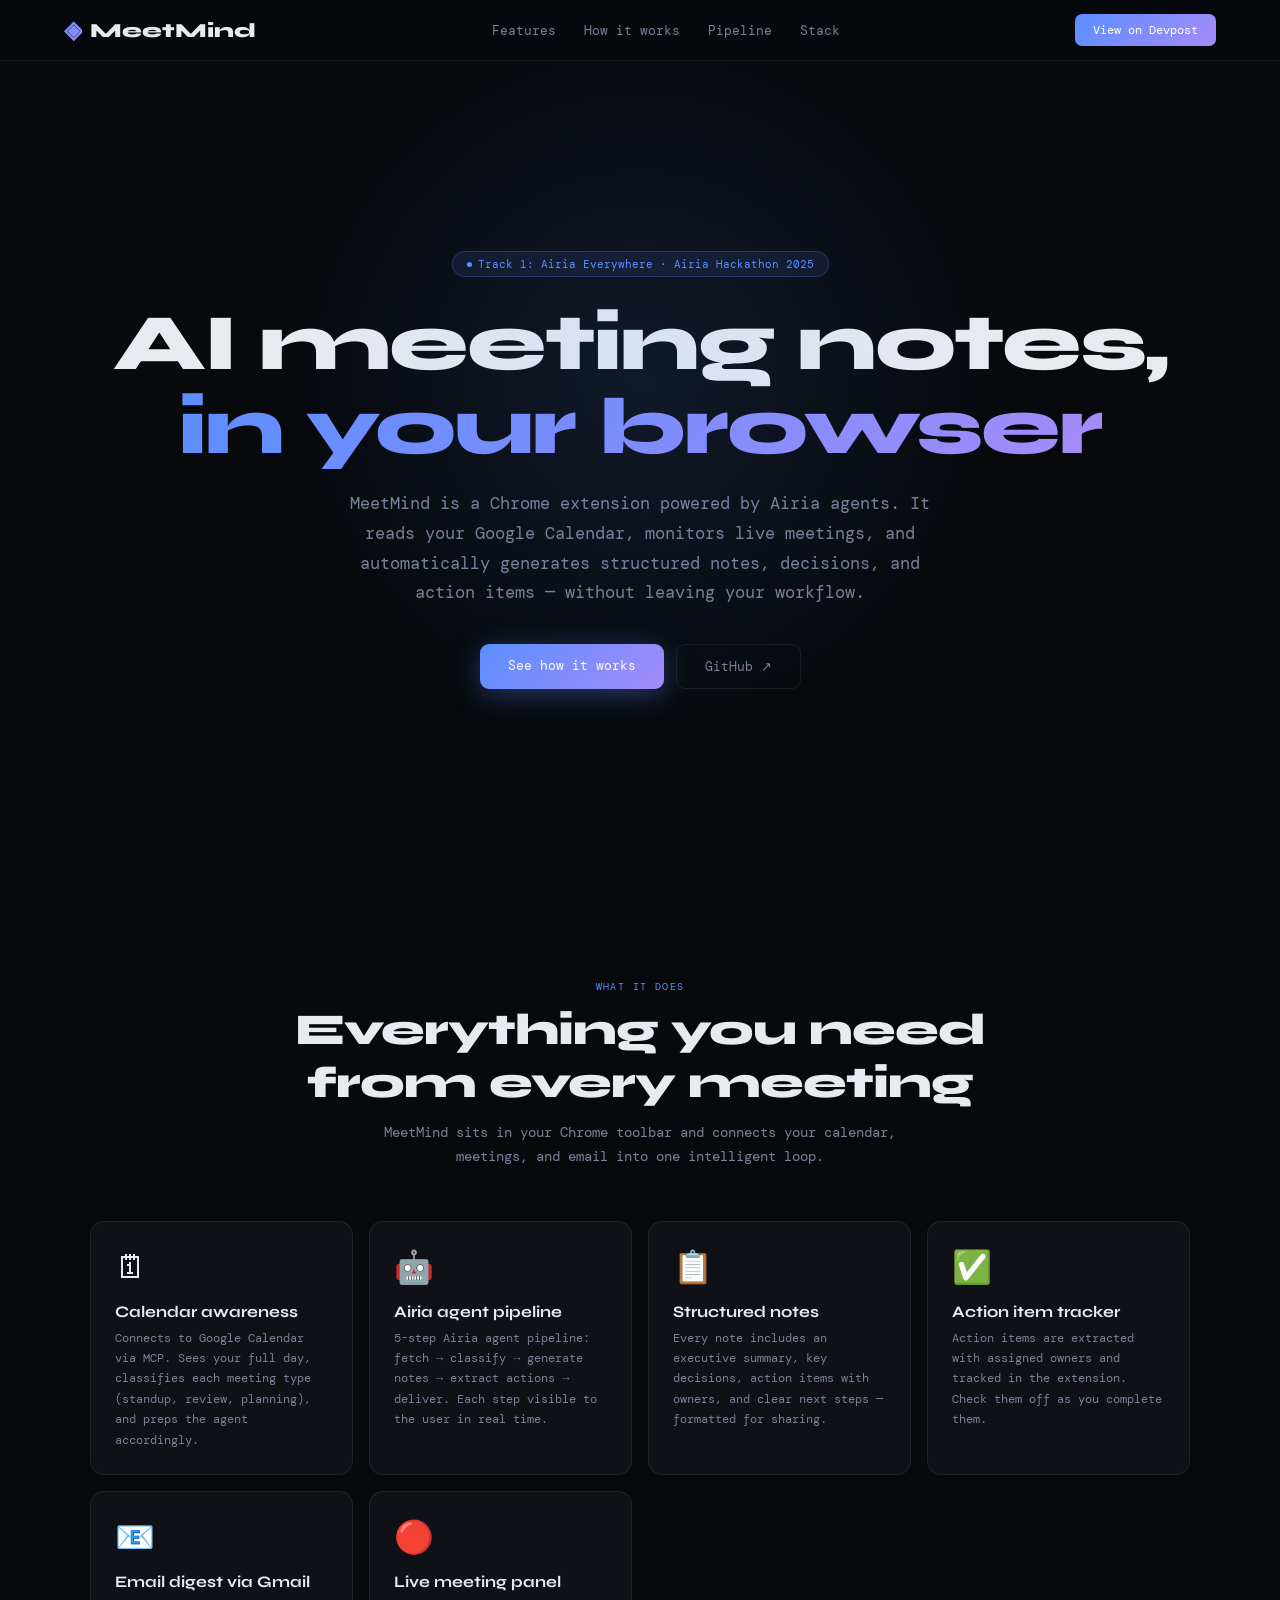
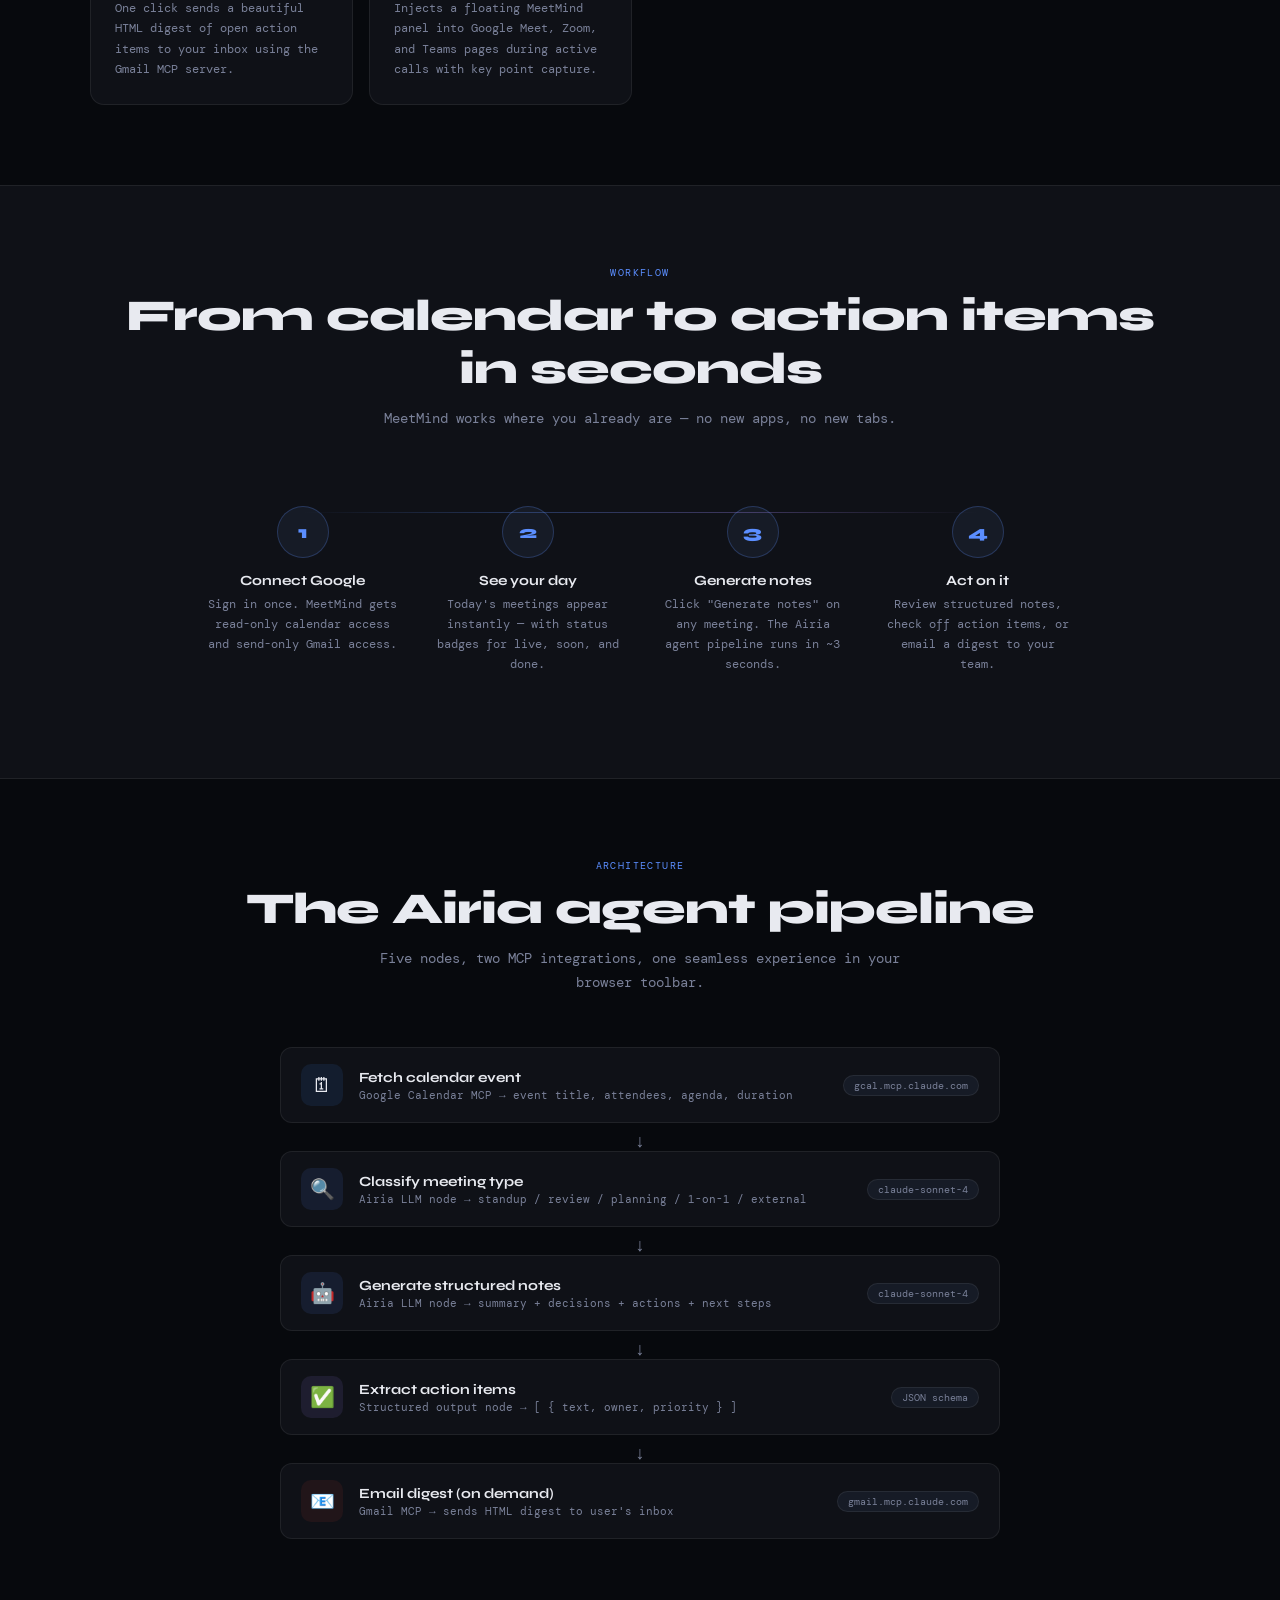
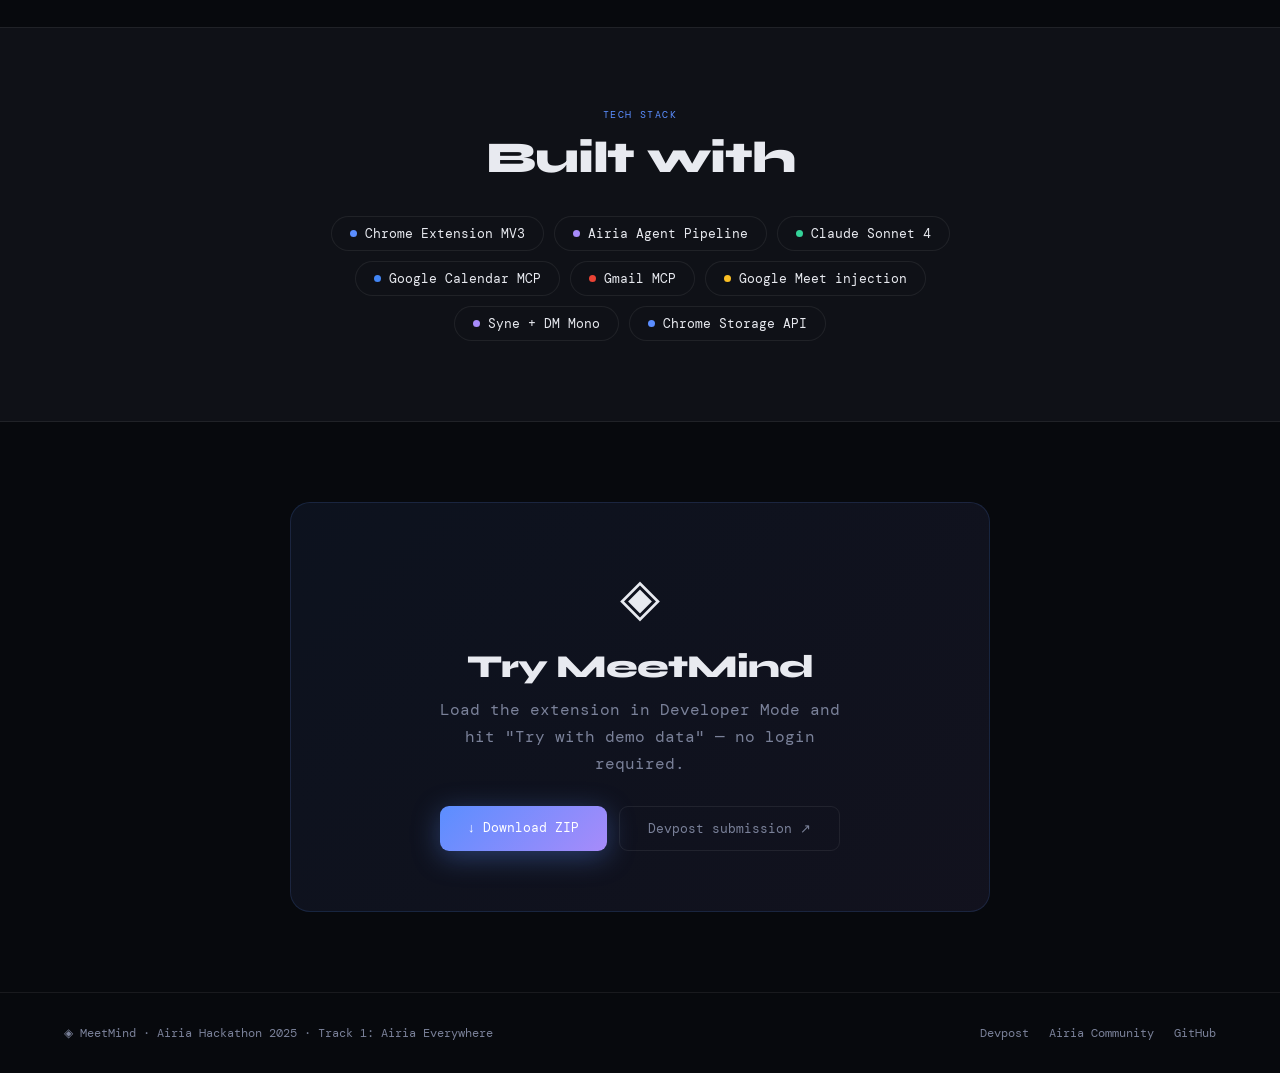
<file: meetmind-extension/demo/index.html>
<!DOCTYPE html>
<html lang="en">
<head>
  <meta charset="UTF-8" />
  <meta name="viewport" content="width=device-width, initial-scale=1.0" />
  <title>MeetMind – Airia Hackathon 2025</title>
  <link href="https://fonts.googleapis.com/css2?family=Syne:wght@400;600;700;800&family=DM+Mono:wght@300;400;500&display=swap" rel="stylesheet" />
  <style>
    *, *::before, *::after { box-sizing: border-box; margin: 0; padding: 0; }
    :root {
      --acc: #5b8eff; --acc2: #a78bfa; --grn: #34d399;
      --bg: #07090d; --s1: #0f1117; --s2: #161b26;
      --bd: rgba(255,255,255,.07); --tx: #e8eaf0; --mu: #7a8199;
      --fh: 'Syne', sans-serif; --fm: 'DM Mono', monospace;
    }
    html { scroll-behavior: smooth; }
    body { background: var(--bg); color: var(--tx); font-family: var(--fm); overflow-x: hidden; }

    /* ── Nav ── */
    nav { position: fixed; top: 0; left: 0; right: 0; z-index: 100; padding: 14px 5vw; display: flex; align-items: center; justify-content: space-between; background: rgba(7,9,13,.85); backdrop-filter: blur(14px); border-bottom: 1px solid var(--bd); }
    .nav-logo { font-family: var(--fh); font-weight: 800; font-size: 20px; display: flex; align-items: center; gap: 8px; }
    .nav-mark { background: linear-gradient(135deg, var(--acc), var(--acc2)); -webkit-background-clip: text; -webkit-text-fill-color: transparent; background-clip: text; font-size: 24px; }
    .nav-links { display: flex; gap: 28px; font-size: 13px; color: var(--mu); }
    .nav-links a { color: var(--mu); text-decoration: none; transition: color .15s; }
    .nav-links a:hover { color: var(--tx); }
    .nav-cta { background: linear-gradient(135deg, var(--acc), var(--acc2)); color: #fff; border: none; border-radius: 7px; padding: 8px 18px; font-family: var(--fm); font-size: 12px; cursor: pointer; text-decoration: none; }

    /* ── Hero ── */
    .hero { min-height: 100vh; display: flex; flex-direction: column; align-items: center; justify-content: center; text-align: center; padding: 120px 5vw 80px; position: relative; overflow: hidden; }
    .hero::before { content: ''; position: absolute; width: 700px; height: 700px; border-radius: 50%; background: radial-gradient(circle, rgba(91,142,255,.12) 0%, transparent 70%); top: 50%; left: 50%; transform: translate(-50%, -60%); pointer-events: none; }
    .track-pill { display: inline-flex; align-items: center; gap: 6px; background: rgba(91,142,255,.1); border: 1px solid rgba(91,142,255,.25); border-radius: 999px; padding: 5px 14px; font-size: 11px; color: var(--acc); margin-bottom: 24px; }
    .track-dot { width: 5px; height: 5px; border-radius: 50%; background: var(--acc); }
    h1 { font-family: var(--fh); font-size: clamp(40px, 7vw, 80px); font-weight: 800; line-height: 1.05; letter-spacing: -2px; margin-bottom: 20px; }
    h1 span { background: linear-gradient(135deg, var(--acc), var(--acc2)); -webkit-background-clip: text; -webkit-text-fill-color: transparent; background-clip: text; }
    .hero-sub { font-size: clamp(14px, 2vw, 17px); color: var(--mu); max-width: 600px; line-height: 1.75; margin-bottom: 36px; }
    .hero-btns { display: flex; gap: 12px; flex-wrap: wrap; justify-content: center; }
    .btn-hero { padding: 13px 28px; border-radius: 9px; font-family: var(--fm); font-size: 13px; cursor: pointer; border: none; text-decoration: none; transition: all .18s; }
    .btn-primary-hero { background: linear-gradient(135deg, var(--acc), var(--acc2)); color: #fff; box-shadow: 0 6px 28px rgba(91,142,255,.35); }
    .btn-primary-hero:hover { transform: translateY(-2px); box-shadow: 0 10px 36px rgba(91,142,255,.5); }
    .btn-ghost-hero { background: transparent; color: var(--mu); border: 1px solid var(--bd); }
    .btn-ghost-hero:hover { background: var(--s1); color: var(--tx); }

    /* ── Section ── */
    section { padding: 80px 5vw; }
    .section-label { font-size: 10px; letter-spacing: .14em; text-transform: uppercase; color: var(--acc); margin-bottom: 10px; text-align: center; }
    .section-title { font-family: var(--fh); font-size: clamp(28px, 4vw, 44px); font-weight: 800; text-align: center; letter-spacing: -1px; margin-bottom: 12px; }
    .section-sub { font-size: 14px; color: var(--mu); text-align: center; max-width: 540px; margin: 0 auto 52px; line-height: 1.7; }

    /* ── Features ── */
    .features-grid { display: grid; grid-template-columns: repeat(auto-fit, minmax(260px, 1fr)); gap: 16px; max-width: 1100px; margin: 0 auto; }
    .feat-card { background: var(--s1); border: 1px solid var(--bd); border-radius: 14px; padding: 24px; transition: border-color .2s, transform .15s; }
    .feat-card:hover { border-color: rgba(91,142,255,.3); transform: translateY(-3px); }
    .feat-icon { font-size: 32px; margin-bottom: 14px; }
    .feat-title { font-family: var(--fh); font-weight: 700; font-size: 16px; margin-bottom: 7px; }
    .feat-desc { font-size: 12px; color: var(--mu); line-height: 1.7; }

    /* ── How it works ── */
    .how-grid { display: grid; grid-template-columns: repeat(auto-fit, minmax(200px, 1fr)); gap: 0; max-width: 900px; margin: 0 auto; position: relative; }
    .how-grid::before { content: ''; position: absolute; top: 30px; left: calc(100%/8); right: calc(100%/8); height: 1px; background: linear-gradient(90deg, transparent, var(--acc), var(--acc2), transparent); opacity: .3; }
    .how-step { text-align: center; padding: 24px 16px; }
    .step-num { width: 52px; height: 52px; border-radius: 50%; background: var(--s2); border: 1px solid rgba(91,142,255,.25); display: flex; align-items: center; justify-content: center; font-family: var(--fh); font-weight: 800; font-size: 18px; margin: 0 auto 14px; color: var(--acc); }
    .step-title { font-family: var(--fh); font-weight: 700; font-size: 14px; margin-bottom: 6px; }
    .step-desc { font-size: 12px; color: var(--mu); line-height: 1.65; }

    /* ── Pipeline ── */
    .pipeline-wrap { max-width: 720px; margin: 0 auto; }
    .pipe-node { display: flex; align-items: center; gap: 16px; background: var(--s1); border: 1px solid var(--bd); border-radius: 12px; padding: 16px 20px; margin-bottom: 8px; transition: border-color .15s; }
    .pipe-node:hover { border-color: rgba(91,142,255,.3); }
    .pipe-node-icon { width: 42px; height: 42px; border-radius: 10px; display: flex; align-items: center; justify-content: center; font-size: 20px; flex-shrink: 0; }
    .pn-gcal { background: rgba(66,133,244,.1); }
    .pn-llm  { background: rgba(91,142,255,.1); }
    .pn-out  { background: rgba(167,139,250,.1); }
    .pn-gmail { background: rgba(234,67,53,.08); }
    .pipe-node-info { flex: 1; }
    .pn-title { font-family: var(--fh); font-weight: 700; font-size: 14px; }
    .pn-sub { font-size: 11px; color: var(--mu); margin-top: 2px; }
    .pn-badge { font-size: 10px; padding: 3px 10px; border-radius: 999px; background: var(--s2); color: var(--mu); border: 1px solid var(--bd); }
    .pipe-arrow { text-align: center; color: var(--mu); font-size: 18px; margin: -2px 0; }

    /* ── Stack ── */
    .stack-grid { display: flex; flex-wrap: wrap; gap: 10px; justify-content: center; max-width: 700px; margin: 0 auto; }
    .stack-pill { background: var(--s1); border: 1px solid var(--bd); border-radius: 999px; padding: 8px 18px; font-size: 13px; display: flex; align-items: center; gap: 8px; }
    .stack-dot { width: 7px; height: 7px; border-radius: 50%; }

    /* ── CTA ── */
    .cta-section { background: linear-gradient(135deg, rgba(91,142,255,.07), rgba(167,139,250,.07)); border: 1px solid rgba(91,142,255,.15); border-radius: 20px; padding: 60px 40px; text-align: center; max-width: 700px; margin: 0 auto; }

    /* ── Footer ── */
    footer { padding: 32px 5vw; border-top: 1px solid var(--bd); display: flex; justify-content: space-between; align-items: center; font-size: 12px; color: var(--mu); }
    footer a { color: var(--mu); text-decoration: none; }
    footer a:hover { color: var(--tx); }
  </style>
</head>
<body>

  <!-- Nav -->
  <nav>
    <div class="nav-logo"><span class="nav-mark">◈</span>MeetMind</div>
    <div class="nav-links">
      <a href="#features">Features</a>
      <a href="#how">How it works</a>
      <a href="#pipeline">Pipeline</a>
      <a href="#stack">Stack</a>
    </div>
    <a class="nav-cta" href="https://airia-hackathon.devpost.com" target="_blank">View on Devpost</a>
  </nav>

  <!-- Hero -->
  <div class="hero">
    <div class="track-pill"><span class="track-dot"></span>Track 1: Airia Everywhere · Airia Hackathon 2025</div>
    <h1>AI meeting notes,<br/><span>in your browser</span></h1>
    <p class="hero-sub">MeetMind is a Chrome extension powered by Airia agents. It reads your Google Calendar, monitors live meetings, and automatically generates structured notes, decisions, and action items — without leaving your workflow.</p>
    <div class="hero-btns">
      <a class="btn-hero btn-primary-hero" href="#how">See how it works</a>
      <a class="btn-hero btn-ghost-hero" href="https://github.com" target="_blank">GitHub ↗</a>
    </div>
  </div>

  <!-- Features -->
  <section id="features">
    <div class="section-label">What it does</div>
    <div class="section-title">Everything you need<br/>from every meeting</div>
    <p class="section-sub">MeetMind sits in your Chrome toolbar and connects your calendar, meetings, and email into one intelligent loop.</p>
    <div class="features-grid">
      <div class="feat-card"><div class="feat-icon">🗓</div><div class="feat-title">Calendar awareness</div><div class="feat-desc">Connects to Google Calendar via MCP. Sees your full day, classifies each meeting type (standup, review, planning), and preps the agent accordingly.</div></div>
      <div class="feat-card"><div class="feat-icon">🤖</div><div class="feat-title">Airia agent pipeline</div><div class="feat-desc">5-step Airia agent pipeline: fetch → classify → generate notes → extract actions → deliver. Each step visible to the user in real time.</div></div>
      <div class="feat-card"><div class="feat-icon">📋</div><div class="feat-title">Structured notes</div><div class="feat-desc">Every note includes an executive summary, key decisions, action items with owners, and clear next steps — formatted for sharing.</div></div>
      <div class="feat-card"><div class="feat-icon">✅</div><div class="feat-title">Action item tracker</div><div class="feat-desc">Action items are extracted with assigned owners and tracked in the extension. Check them off as you complete them.</div></div>
      <div class="feat-card"><div class="feat-icon">📧</div><div class="feat-title">Email digest via Gmail</div><div class="feat-desc">One click sends a beautiful HTML digest of open action items to your inbox using the Gmail MCP server.</div></div>
      <div class="feat-card"><div class="feat-icon">🔴</div><div class="feat-title">Live meeting panel</div><div class="feat-desc">Injects a floating MeetMind panel into Google Meet, Zoom, and Teams pages during active calls with key point capture.</div></div>
    </div>
  </section>

  <!-- How it works -->
  <section id="how" style="background:var(--s1); border-top: 1px solid var(--bd); border-bottom: 1px solid var(--bd);">
    <div class="section-label">Workflow</div>
    <div class="section-title">From calendar to action items<br/>in seconds</div>
    <p class="section-sub">MeetMind works where you already are — no new apps, no new tabs.</p>
    <div class="how-grid">
      <div class="how-step"><div class="step-num">1</div><div class="step-title">Connect Google</div><div class="step-desc">Sign in once. MeetMind gets read-only calendar access and send-only Gmail access.</div></div>
      <div class="how-step"><div class="step-num">2</div><div class="step-title">See your day</div><div class="step-desc">Today's meetings appear instantly — with status badges for live, soon, and done.</div></div>
      <div class="how-step"><div class="step-num">3</div><div class="step-title">Generate notes</div><div class="step-desc">Click "Generate notes" on any meeting. The Airia agent pipeline runs in ~3 seconds.</div></div>
      <div class="how-step"><div class="step-num">4</div><div class="step-title">Act on it</div><div class="step-desc">Review structured notes, check off action items, or email a digest to your team.</div></div>
    </div>
  </section>

  <!-- Pipeline -->
  <section id="pipeline">
    <div class="section-label">Architecture</div>
    <div class="section-title">The Airia agent pipeline</div>
    <p class="section-sub">Five nodes, two MCP integrations, one seamless experience in your browser toolbar.</p>
    <div class="pipeline-wrap">
      <div class="pipe-node"><div class="pipe-node-icon pn-gcal">🗓</div><div class="pipe-node-info"><div class="pn-title">Fetch calendar event</div><div class="pn-sub">Google Calendar MCP → event title, attendees, agenda, duration</div></div><span class="pn-badge">gcal.mcp.claude.com</span></div>
      <div class="pipe-arrow">↓</div>
      <div class="pipe-node"><div class="pipe-node-icon pn-llm">🔍</div><div class="pipe-node-info"><div class="pn-title">Classify meeting type</div><div class="pn-sub">Airia LLM node → standup / review / planning / 1-on-1 / external</div></div><span class="pn-badge">claude-sonnet-4</span></div>
      <div class="pipe-arrow">↓</div>
      <div class="pipe-node"><div class="pipe-node-icon pn-llm">🤖</div><div class="pipe-node-info"><div class="pn-title">Generate structured notes</div><div class="pn-sub">Airia LLM node → summary + decisions + actions + next steps</div></div><span class="pn-badge">claude-sonnet-4</span></div>
      <div class="pipe-arrow">↓</div>
      <div class="pipe-node"><div class="pipe-node-icon pn-out">✅</div><div class="pipe-node-info"><div class="pn-title">Extract action items</div><div class="pn-sub">Structured output node → [ { text, owner, priority } ]</div></div><span class="pn-badge">JSON schema</span></div>
      <div class="pipe-arrow">↓</div>
      <div class="pipe-node"><div class="pipe-node-icon pn-gmail">📧</div><div class="pipe-node-info"><div class="pn-title">Email digest (on demand)</div><div class="pn-sub">Gmail MCP → sends HTML digest to user's inbox</div></div><span class="pn-badge">gmail.mcp.claude.com</span></div>
    </div>
  </section>

  <!-- Stack -->
  <section id="stack" style="background:var(--s1); border-top:1px solid var(--bd); border-bottom:1px solid var(--bd);">
    <div class="section-label">Tech stack</div>
    <div class="section-title">Built with</div>
    <div class="stack-grid" style="margin-top:32px;">
      <div class="stack-pill"><span class="stack-dot" style="background:#5b8eff;"></span>Chrome Extension MV3</div>
      <div class="stack-pill"><span class="stack-dot" style="background:#a78bfa;"></span>Airia Agent Pipeline</div>
      <div class="stack-pill"><span class="stack-dot" style="background:#34d399;"></span>Claude Sonnet 4</div>
      <div class="stack-pill"><span class="stack-dot" style="background:#4285F4;"></span>Google Calendar MCP</div>
      <div class="stack-pill"><span class="stack-dot" style="background:#EA4335;"></span>Gmail MCP</div>
      <div class="stack-pill"><span class="stack-dot" style="background:#fbbf24;"></span>Google Meet injection</div>
      <div class="stack-pill"><span class="stack-dot" style="background:#a78bfa;"></span>Syne + DM Mono</div>
      <div class="stack-pill"><span class="stack-dot" style="background:#5b8eff;"></span>Chrome Storage API</div>
    </div>
  </section>

  <!-- CTA -->
  <section>
    <div class="cta-section">
      <div style="font-size:52px;margin-bottom:16px;">◈</div>
      <div style="font-family:var(--fh);font-size:32px;font-weight:800;margin-bottom:10px;letter-spacing:-1px;">Try MeetMind</div>
      <p style="color:var(--mu);max-width:420px;margin:0 auto 28px;line-height:1.7;">Load the extension in Developer Mode and hit "Try with demo data" — no login required.</p>
      <div style="display:flex;gap:12px;justify-content:center;flex-wrap:wrap;">
        <a class="btn-hero btn-primary-hero" href="https://github.com" target="_blank">↓ Download ZIP</a>
        <a class="btn-hero btn-ghost-hero" href="https://airia-hackathon.devpost.com" target="_blank">Devpost submission ↗</a>
      </div>
    </div>
  </section>

  <!-- Footer -->
  <footer>
    <div>◈ MeetMind · Airia Hackathon 2025 · Track 1: Airia Everywhere</div>
    <div style="display:flex;gap:20px;">
      <a href="https://airia-hackathon.devpost.com">Devpost</a>
      <a href="https://explore.airia.com">Airia Community</a>
      <a href="https://github.com">GitHub</a>
    </div>
  </footer>

</body>
</html>
</file>
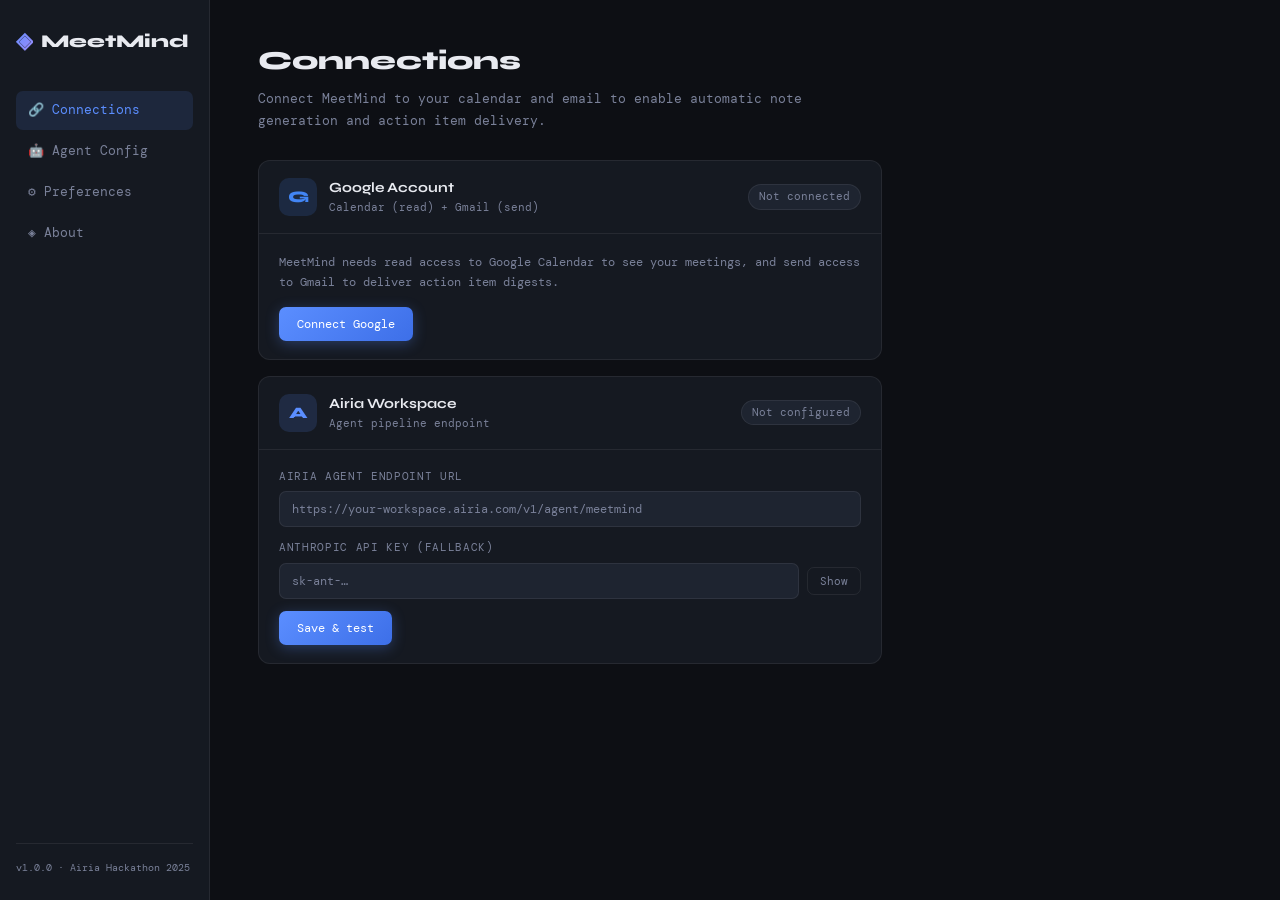
<file: meetmind-extension/options/options.html>
<!DOCTYPE html>
<html lang="en">
<head>
  <meta charset="UTF-8" />
  <title>MeetMind – Settings</title>
  <link href="https://fonts.googleapis.com/css2?family=Syne:wght@400;600;700;800&family=DM+Mono:wght@300;400;500&display=swap" rel="stylesheet" />
  <link rel="stylesheet" href="options.css" />
</head>
<body>
  <div class="page">
    <aside class="sidebar">
      <div class="brand">
        <span class="brand-mark">◈</span>
        <span class="brand-text">MeetMind</span>
      </div>
      <nav>
        <a class="nav-item active" data-section="connections">🔗 Connections</a>
        <a class="nav-item" data-section="agent">🤖 Agent Config</a>
        <a class="nav-item" data-section="preferences">⚙ Preferences</a>
        <a class="nav-item" data-section="about">◈ About</a>
      </nav>
      <div class="sidebar-footer">v1.0.0 · Airia Hackathon 2025</div>
    </aside>

    <main class="main">

      <!-- Connections -->
      <section class="section active" id="section-connections">
        <h1>Connections</h1>
        <p class="desc">Connect MeetMind to your calendar and email to enable automatic note generation and action item delivery.</p>

        <div class="card">
          <div class="card-header">
            <div class="service-icon google">G</div>
            <div>
              <div class="card-title">Google Account</div>
              <div class="card-sub">Calendar (read) + Gmail (send)</div>
            </div>
            <div class="badge" id="googleBadge">Not connected</div>
          </div>
          <div class="card-body">
            <p class="card-desc">MeetMind needs read access to Google Calendar to see your meetings, and send access to Gmail to deliver action item digests.</p>
            <div class="btn-row">
              <button class="btn btn-primary" id="btnGoogleConnect">Connect Google</button>
              <button class="btn btn-ghost hidden" id="btnGoogleDisconnect">Disconnect</button>
            </div>
          </div>
        </div>

        <div class="card">
          <div class="card-header">
            <div class="service-icon airia">A</div>
            <div>
              <div class="card-title">Airia Workspace</div>
              <div class="card-sub">Agent pipeline endpoint</div>
            </div>
            <div class="badge" id="airiaStatus">Not configured</div>
          </div>
          <div class="card-body">
            <label class="field-label">Airia Agent Endpoint URL</label>
            <input type="url" id="airiaEndpoint" class="input" placeholder="https://your-workspace.airia.com/v1/agent/meetmind" />
            <label class="field-label" style="margin-top:12px;">Anthropic API Key (fallback)</label>
            <div class="input-row">
              <input type="password" id="anthropicKey" class="input" placeholder="sk-ant-…" />
              <button class="btn btn-ghost sm" id="toggleKey">Show</button>
            </div>
            <div class="btn-row" style="margin-top:12px;">
              <button class="btn btn-primary" id="btnSaveAiria">Save & test</button>
              <span class="test-result hidden" id="testResult"></span>
            </div>
          </div>
        </div>
      </section>

      <!-- Agent Config -->
      <section class="section" id="section-agent">
        <h1>Agent Config</h1>
        <p class="desc">Tune how the MeetMind Airia agent generates your meeting notes.</p>

        <div class="card">
          <div class="card-header" style="align-items:flex-start;">
            <div>
              <div class="card-title">Note format</div>
              <div class="card-sub">What sections appear in generated notes</div>
            </div>
          </div>
          <div class="card-body">
            <div class="toggle-row">
              <div>
                <div class="toggle-label">Executive summary</div>
                <div class="toggle-sub">2-3 sentence overview of the meeting</div>
              </div>
              <label class="toggle"><input type="checkbox" checked id="chkSummary" /><span class="slider"></span></label>
            </div>
            <div class="toggle-row">
              <div>
                <div class="toggle-label">Key decisions</div>
                <div class="toggle-sub">Decisions made during the meeting</div>
              </div>
              <label class="toggle"><input type="checkbox" checked id="chkDecisions" /><span class="slider"></span></label>
            </div>
            <div class="toggle-row">
              <div>
                <div class="toggle-label">Action items</div>
                <div class="toggle-sub">Tasks with assigned owners</div>
              </div>
              <label class="toggle"><input type="checkbox" checked id="chkActions" /><span class="slider"></span></label>
            </div>
            <div class="toggle-row">
              <div>
                <div class="toggle-label">Next steps</div>
                <div class="toggle-sub">Follow-up schedule and deadlines</div>
              </div>
              <label class="toggle"><input type="checkbox" checked id="chkNext" /><span class="slider"></span></label>
            </div>
            <div class="toggle-row">
              <div>
                <div class="toggle-label">Sentiment analysis</div>
                <div class="toggle-sub">Meeting tone and engagement signals</div>
              </div>
              <label class="toggle"><input type="checkbox" id="chkSentiment" /><span class="slider"></span></label>
            </div>
          </div>
        </div>

        <div class="card">
          <div class="card-header">
            <div>
              <div class="card-title">AI model</div>
              <div class="card-sub">Which model the Airia agent uses</div>
            </div>
          </div>
          <div class="card-body">
            <select class="input" id="modelSelect">
              <option value="claude-sonnet-4-20250514" selected>Claude Sonnet 4 (recommended)</option>
              <option value="claude-opus-4-5">Claude Opus 4.5 (most capable)</option>
              <option value="claude-haiku-4-5-20251001">Claude Haiku 4.5 (fastest)</option>
            </select>
            <div class="btn-row" style="margin-top:12px;">
              <button class="btn btn-primary" id="btnSaveAgent">Save preferences</button>
            </div>
          </div>
        </div>
      </section>

      <!-- Preferences -->
      <section class="section" id="section-preferences">
        <h1>Preferences</h1>
        <p class="desc">Control how and when MeetMind shows up in your browser.</p>

        <div class="card">
          <div class="card-header"><div><div class="card-title">Notifications</div></div></div>
          <div class="card-body">
            <div class="toggle-row">
              <div>
                <div class="toggle-label">Meeting reminders</div>
                <div class="toggle-sub">Notify me 5 minutes before a meeting</div>
              </div>
              <label class="toggle"><input type="checkbox" checked id="chkRemind" /><span class="slider"></span></label>
            </div>
            <div class="toggle-row">
              <div>
                <div class="toggle-label">Notes ready alert</div>
                <div class="toggle-sub">Notify when AI notes finish generating</div>
              </div>
              <label class="toggle"><input type="checkbox" checked id="chkNotesReady" /><span class="slider"></span></label>
            </div>
          </div>
        </div>

        <div class="card">
          <div class="card-header"><div><div class="card-title">In-meeting overlay</div></div></div>
          <div class="card-body">
            <div class="toggle-row">
              <div>
                <div class="toggle-label">Show on Google Meet</div>
                <div class="toggle-sub">Floating MeetMind panel during calls</div>
              </div>
              <label class="toggle"><input type="checkbox" checked id="chkMeet" /><span class="slider"></span></label>
            </div>
            <div class="toggle-row">
              <div>
                <div class="toggle-label">Show on Zoom</div>
                <div class="toggle-sub">Floating panel on zoom.us pages</div>
              </div>
              <label class="toggle"><input type="checkbox" checked id="chkZoom" /><span class="slider"></span></label>
            </div>
            <div class="toggle-row">
              <div>
                <div class="toggle-label">Auto-start note generation</div>
                <div class="toggle-sub">Begin generating when meeting ends (no confirmation)</div>
              </div>
              <label class="toggle"><input type="checkbox" id="chkAutoGen" /><span class="slider"></span></label>
            </div>
          </div>
        </div>

        <div class="card">
          <div class="card-header"><div><div class="card-title">Data & privacy</div></div></div>
          <div class="card-body">
            <p class="card-desc">MeetMind processes all data in-memory. No meeting content is stored on external servers. Notes are saved locally in Chrome storage only.</p>
            <div class="btn-row" style="margin-top:12px;">
              <button class="btn btn-danger" id="btnClearData">Clear all local data</button>
            </div>
          </div>
        </div>
      </section>

      <!-- About -->
      <section class="section" id="section-about">
        <h1>About MeetMind</h1>
        <div class="card">
          <div class="card-body" style="text-align:center; padding: 28px 20px;">
            <div style="font-size:56px; margin-bottom:12px;">◈</div>
            <div style="font-family:var(--fh); font-size:24px; font-weight:800; margin-bottom:6px;">MeetMind</div>
            <div style="color:var(--mu); margin-bottom:18px;">v1.0.0 · Airia Hackathon 2025</div>
            <p style="color:var(--mu); max-width:360px; margin:0 auto 18px; line-height:1.7;">
              Track 1: Airia Everywhere — A Chrome extension that brings AI-powered meeting intelligence to your browser, powered by Airia agent pipelines.
            </p>
            <div class="pill-row">
              <span class="pill">🏆 Airia Hackathon 2025</span>
              <span class="pill">📍 Track 1: Airia Everywhere</span>
              <span class="pill">🤖 Claude Sonnet 4</span>
            </div>
            <div style="margin-top:20px;">
              <a class="btn btn-outline" href="https://airia-hackathon.devpost.com" target="_blank">View on Devpost</a>
            </div>
          </div>
        </div>
      </section>

      <!-- Save toast -->
      <div class="toast hidden" id="toast">✓ Settings saved</div>
    </main>
  </div>

  <script src="options.js"></script>
</body>
</html>
</file>
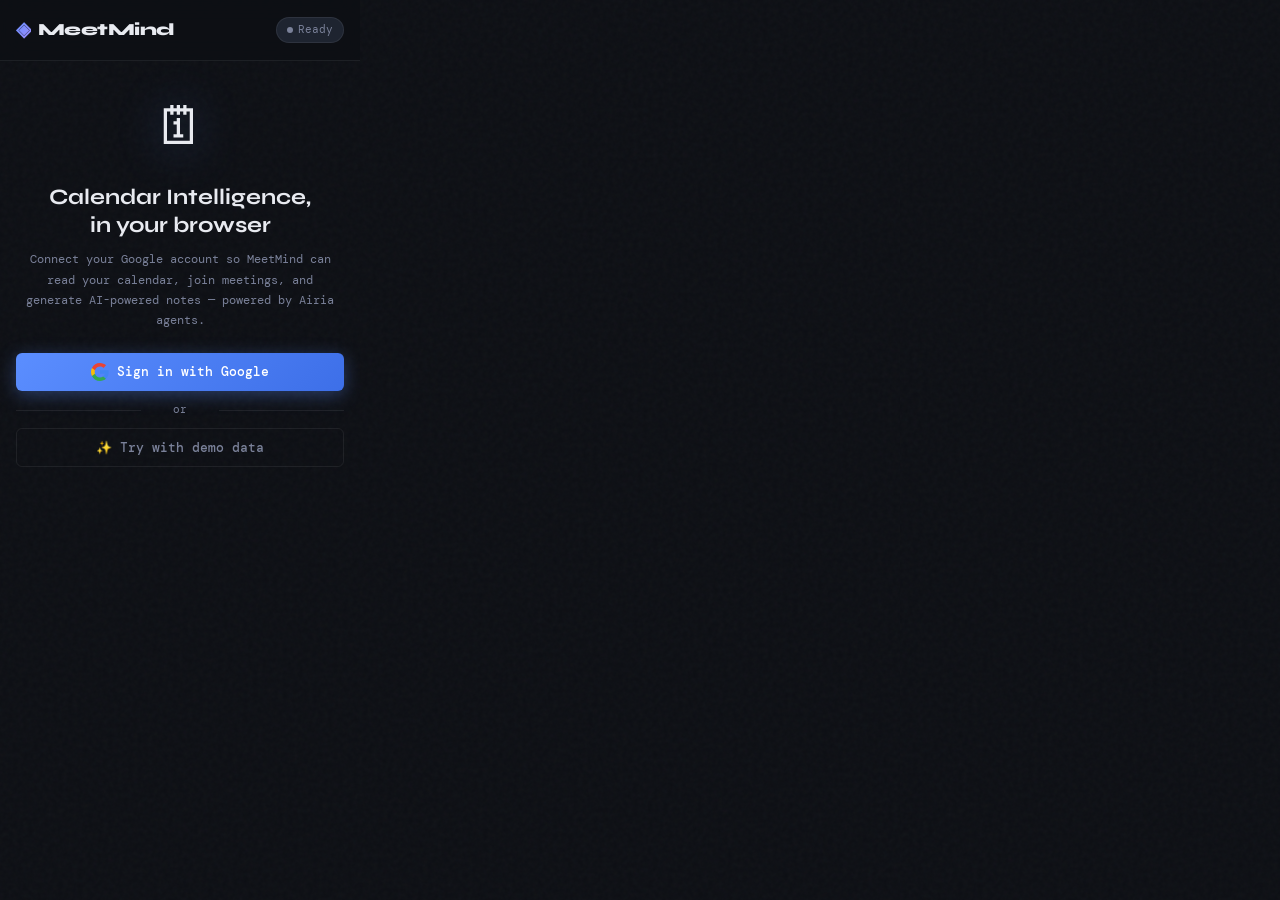
<file: meetmind-extension/popup/popup.html>
<!DOCTYPE html>
<html lang="en">
<head>
  <meta charset="UTF-8" />
  <meta name="viewport" content="width=device-width, initial-scale=1.0" />
  <title>MeetMind</title>
  <link rel="preconnect" href="https://fonts.googleapis.com" />
  <link href="https://fonts.googleapis.com/css2?family=Syne:wght@400;600;700;800&family=DM+Mono:wght@300;400;500&display=swap" rel="stylesheet" />
  <link rel="stylesheet" href="popup.css" />
</head>
<body>
  <div class="shell">

    <!-- Header -->
    <header class="header">
      <div class="logo">
        <span class="logo-mark">◈</span>
        <span class="logo-text">MeetMind</span>
      </div>
      <div class="status-pill" id="statusPill">
        <span class="status-dot"></span>
        <span id="statusLabel">Connecting…</span>
      </div>
    </header>

    <!-- Auth gate -->
    <div class="screen" id="screenAuth">
      <div class="hero-icon">🗓</div>
      <h2>Calendar Intelligence,<br/>in your browser</h2>
      <p class="sub">Connect your Google account so MeetMind can read your calendar, join meetings, and generate AI-powered notes — powered by Airia agents.</p>
      <button class="btn btn-primary" id="btnConnectGoogle">
        <svg width="18" height="18" viewBox="0 0 18 18" fill="none"><path d="M17.64 9.2a10.3 10.3 0 00-.163-1.84H9v3.48h4.84a4.14 4.14 0 01-1.8 2.72v2.26h2.91c1.7-1.57 2.69-3.88 2.69-6.62z" fill="#4285F4"/><path d="M9 18c2.43 0 4.47-.8 5.96-2.18l-2.91-2.26c-.8.54-1.83.86-3.05.86-2.34 0-4.33-1.58-5.04-3.71H.96v2.34A9 9 0 009 18z" fill="#34A853"/><path d="M3.96 10.71A5.41 5.41 0 013.68 9c0-.59.1-1.17.28-1.71V4.95H.96A9 9 0 000 9c0 1.45.35 2.82.96 4.05l3-2.34z" fill="#FBBC05"/><path d="M9 3.58c1.32 0 2.51.45 3.44 1.35l2.58-2.58C13.46.89 11.43 0 9 0A9 9 0 00.96 4.95l3 2.34C4.67 5.16 6.66 3.58 9 3.58z" fill="#EA4335"/></svg>
        Sign in with Google
      </button>
      <div class="divider">or</div>
      <button class="btn btn-ghost" id="btnDemo">✨ Try with demo data</button>
    </div>

    <!-- Main dashboard -->
    <div class="screen hidden" id="screenDash">

      <!-- User row -->
      <div class="user-row">
        <div class="avatar" id="userAvatar">?</div>
        <div class="user-info">
          <div class="user-name" id="userName">Loading…</div>
          <div class="user-email" id="userEmail"></div>
        </div>
        <button class="icon-btn" id="btnLogout" title="Sign out">⏏</button>
      </div>

      <!-- Tabs -->
      <div class="tabs">
        <button class="tab active" data-tab="upcoming">Upcoming</button>
        <button class="tab" data-tab="notes">Notes</button>
        <button class="tab" data-tab="actions">Actions</button>
      </div>

      <!-- Tab: Upcoming meetings -->
      <div class="tab-content" id="tabUpcoming">
        <div class="section-label">Today's Meetings</div>
        <div id="meetingsList" class="meetings-list">
          <div class="loading-row">
            <span class="spinner"></span> Fetching calendar…
          </div>
        </div>
        <button class="btn btn-outline full-width mt-8" id="btnRefreshCalendar">↻ Refresh calendar</button>
      </div>

      <!-- Tab: Notes -->
      <div class="tab-content hidden" id="tabNotes">
        <div class="section-label">Recent Meeting Notes</div>
        <div id="notesList" class="notes-list">
          <div class="empty-state">No notes yet. Notes appear here after a meeting ends.</div>
        </div>
      </div>

      <!-- Tab: Action items -->
      <div class="tab-content hidden" id="tabActions">
        <div class="section-label">Open Action Items</div>
        <div id="actionsList" class="actions-list">
          <div class="empty-state">No open actions yet.</div>
        </div>
        <button class="btn btn-outline full-width mt-8" id="btnEmailActions">📧 Email digest to me</button>
      </div>

    </div>

    <!-- Note detail overlay -->
    <div class="overlay hidden" id="noteOverlay">
      <div class="overlay-header">
        <button class="icon-btn" id="btnCloseOverlay">← Back</button>
        <button class="icon-btn" id="btnCopyNote" title="Copy note">⧉ Copy</button>
      </div>
      <div class="overlay-title" id="overlayTitle"></div>
      <div class="overlay-meta" id="overlayMeta"></div>
      <div class="overlay-body" id="overlayBody"></div>
    </div>

    <!-- Generate notes modal -->
    <div class="modal-backdrop hidden" id="generateModal">
      <div class="modal">
        <div class="modal-icon">🤖</div>
        <div class="modal-title" id="modalMeetingTitle">Generating notes…</div>
        <div class="modal-status" id="modalStatus">Invoking Airia agent…</div>
        <div class="progress-track">
          <div class="progress-bar" id="progressBar"></div>
        </div>
        <div class="modal-steps" id="modalSteps"></div>
      </div>
    </div>

  </div>

  <script src="popup.js"></script>
</body>
</html>
</file>
<file: meetmind-extension/options/options.css>
*, *::before, *::after { box-sizing: border-box; margin: 0; padding: 0; }

:root {
  --bg: #0d0f14; --s1: #151921; --s2: #1e2430;
  --bd: rgba(255,255,255,.07);
  --acc: #5b8eff; --acc2: #a78bfa;
  --grn: #34d399; --red: #f87171;
  --tx: #e8eaf0; --mu: #7a8199;
  --fh: 'Syne', sans-serif; --fm: 'DM Mono', monospace;
}

body {
  background: var(--bg);
  color: var(--tx);
  font-family: var(--fm);
  font-size: 13px;
  min-height: 100vh;
  line-height: 1.6;
}

.page { display: flex; min-height: 100vh; }

/* Sidebar */
.sidebar {
  width: 210px;
  flex-shrink: 0;
  background: var(--s1);
  border-right: 1px solid var(--bd);
  padding: 24px 16px;
  display: flex;
  flex-direction: column;
  position: sticky;
  top: 0;
  height: 100vh;
}

.brand {
  display: flex;
  align-items: center;
  gap: 8px;
  font-family: var(--fh);
  font-weight: 800;
  font-size: 18px;
  margin-bottom: 32px;
}

.brand-mark {
  background: linear-gradient(135deg, var(--acc), var(--acc2));
  -webkit-background-clip: text;
  -webkit-text-fill-color: transparent;
  background-clip: text;
  font-size: 22px;
}

nav { display: flex; flex-direction: column; gap: 2px; flex: 1; }

.nav-item {
  display: block;
  padding: 9px 12px;
  border-radius: 7px;
  color: var(--mu);
  text-decoration: none;
  font-size: 13px;
  transition: all .15s;
  cursor: pointer;
}
.nav-item:hover { background: var(--s2); color: var(--tx); }
.nav-item.active { background: rgba(91,142,255,.12); color: var(--acc); }

.sidebar-footer {
  font-size: 10px;
  color: var(--mu);
  padding-top: 16px;
  border-top: 1px solid var(--bd);
}

/* Main */
.main {
  flex: 1;
  padding: 40px 48px;
  max-width: 720px;
  position: relative;
}

h1 {
  font-family: var(--fh);
  font-size: 26px;
  font-weight: 800;
  margin-bottom: 6px;
  color: var(--tx);
}

.desc {
  color: var(--mu);
  font-size: 13px;
  margin-bottom: 28px;
  line-height: 1.7;
}

/* Sections */
.section { display: none; }
.section.active { display: block; }

/* Cards */
.card {
  background: var(--s1);
  border: 1px solid var(--bd);
  border-radius: 12px;
  overflow: hidden;
  margin-bottom: 16px;
}

.card-header {
  display: flex;
  align-items: center;
  gap: 12px;
  padding: 16px 20px;
  border-bottom: 1px solid var(--bd);
}

.service-icon {
  width: 38px; height: 38px;
  border-radius: 10px;
  display: flex; align-items: center; justify-content: center;
  font-family: var(--fh);
  font-weight: 800;
  font-size: 16px;
  flex-shrink: 0;
}

.service-icon.google { background: rgba(66,133,244,.15); color: #4285F4; }
.service-icon.airia { background: rgba(91,142,255,.15); color: var(--acc); }

.card-title { font-family: var(--fh); font-weight: 700; font-size: 14px; }
.card-sub { font-size: 11px; color: var(--mu); }

.badge {
  margin-left: auto;
  font-size: 11px;
  padding: 3px 10px;
  border-radius: 999px;
  background: var(--s2);
  color: var(--mu);
  border: 1px solid var(--bd);
}
.badge.connected { background: rgba(52,211,153,.1); color: var(--grn); border-color: rgba(52,211,153,.2); }

.card-body { padding: 18px 20px; }
.card-desc { font-size: 12px; color: var(--mu); line-height: 1.7; margin-bottom: 14px; }

/* Fields */
.field-label {
  display: block;
  font-size: 11px;
  letter-spacing: .06em;
  text-transform: uppercase;
  color: var(--mu);
  margin-bottom: 6px;
}

.input {
  width: 100%;
  padding: 9px 12px;
  background: var(--s2);
  border: 1px solid var(--bd);
  border-radius: 7px;
  color: var(--tx);
  font-family: var(--fm);
  font-size: 12px;
  outline: none;
  transition: border-color .15s;
}
.input:focus { border-color: rgba(91,142,255,.5); }
.input::placeholder { color: var(--mu); }

.input-row { display: flex; gap: 8px; align-items: center; }
.input-row .input { flex: 1; }

/* Buttons */
.btn {
  display: inline-flex;
  align-items: center;
  justify-content: center;
  gap: 6px;
  padding: 9px 18px;
  border-radius: 7px;
  border: none;
  font-family: var(--fm);
  font-size: 12px;
  cursor: pointer;
  transition: all .15s;
}

.btn-primary { background: linear-gradient(135deg, var(--acc), #3d6fe8); color: #fff; box-shadow: 0 3px 14px rgba(91,142,255,.3); }
.btn-primary:hover { transform: translateY(-1px); box-shadow: 0 5px 20px rgba(91,142,255,.45); }

.btn-ghost { background: transparent; color: var(--mu); border: 1px solid var(--bd); }
.btn-ghost:hover { background: var(--s2); color: var(--tx); }

.btn-outline { background: transparent; color: var(--acc); border: 1px solid rgba(91,142,255,.3); }
.btn-outline:hover { background: rgba(91,142,255,.07); }

.btn-danger { background: transparent; color: var(--red); border: 1px solid rgba(248,113,113,.25); }
.btn-danger:hover { background: rgba(248,113,113,.08); }

.btn.sm { padding: 6px 12px; font-size: 11px; }

.btn-row { display: flex; align-items: center; gap: 10px; }

.test-result { font-size: 11px; }
.test-result.ok { color: var(--grn); }
.test-result.err { color: var(--red); }

/* Toggles */
.toggle-row {
  display: flex;
  align-items: center;
  justify-content: space-between;
  padding: 12px 0;
  border-bottom: 1px solid var(--bd);
}
.toggle-row:last-child { border-bottom: none; }

.toggle-label { font-size: 13px; }
.toggle-sub { font-size: 11px; color: var(--mu); margin-top: 1px; }

.toggle { position: relative; display: inline-block; width: 38px; height: 21px; flex-shrink: 0; }
.toggle input { opacity: 0; width: 0; height: 0; }
.slider {
  position: absolute; inset: 0;
  background: var(--s2);
  border: 1px solid var(--bd);
  border-radius: 999px;
  cursor: pointer;
  transition: all .2s;
}
.slider::before {
  content: '';
  position: absolute;
  width: 15px; height: 15px;
  left: 2px; top: 2px;
  background: var(--mu);
  border-radius: 50%;
  transition: all .2s;
}
.toggle input:checked + .slider { background: rgba(91,142,255,.2); border-color: rgba(91,142,255,.4); }
.toggle input:checked + .slider::before { transform: translateX(17px); background: var(--acc); }

/* Pills */
.pill-row { display: flex; flex-wrap: wrap; gap: 8px; justify-content: center; margin-top: 12px; }
.pill { background: var(--s2); border: 1px solid var(--bd); border-radius: 999px; padding: 4px 12px; font-size: 11px; color: var(--mu); }

/* Toast */
.toast {
  position: fixed;
  bottom: 24px;
  right: 24px;
  background: var(--grn);
  color: #0a2e21;
  font-weight: 600;
  padding: 10px 20px;
  border-radius: 8px;
  font-size: 13px;
  transition: opacity .3s, transform .3s;
}
.toast.hidden { opacity: 0; transform: translateY(8px); pointer-events: none; }

.hidden { display: none !important; }
</file>
<file: meetmind-extension/popup/popup.css>
/* ─── Reset & tokens ───────────────────────────── */
*, *::before, *::after { box-sizing: border-box; margin: 0; padding: 0; }

:root {
  --bg:        #0d0f14;
  --surface:   #151921;
  --surface2:  #1e2430;
  --border:    rgba(255,255,255,.07);
  --accent:    #5b8eff;
  --accent2:   #a78bfa;
  --green:     #34d399;
  --amber:     #fbbf24;
  --red:       #f87171;
  --text:      #e8eaf0;
  --muted:     #7a8199;
  --font-head: 'Syne', sans-serif;
  --font-mono: 'DM Mono', monospace;
  --r:         10px;
  --r-sm:      6px;
}

body {
  width: 360px;
  min-height: 480px;
  background: var(--bg);
  color: var(--text);
  font-family: var(--font-mono);
  font-size: 13px;
  line-height: 1.6;
  overflow: hidden;
}

/* ─── Shell ─────────────────────────────────────── */
.shell {
  display: flex;
  flex-direction: column;
  height: 100%;
  position: relative;
  overflow: hidden;
}

/* grain overlay */
.shell::before {
  content: '';
  position: fixed;
  inset: 0;
  background-image: url("data:image/svg+xml,%3Csvg viewBox='0 0 200 200' xmlns='http://www.w3.org/2000/svg'%3E%3Cfilter id='noise'%3E%3CfeTurbulence type='fractalNoise' baseFrequency='0.9' numOctaves='4' stitchTiles='stitch'/%3E%3C/filter%3E%3Crect width='100%25' height='100%25' filter='url(%23noise)' opacity='0.03'/%3E%3C/svg%3E");
  pointer-events: none;
  z-index: 0;
}

/* ─── Header ─────────────────────────────────────── */
.header {
  display: flex;
  align-items: center;
  justify-content: space-between;
  padding: 14px 16px;
  border-bottom: 1px solid var(--border);
  position: relative;
  z-index: 10;
  background: rgba(13,15,20,.8);
  backdrop-filter: blur(12px);
}

.logo {
  display: flex;
  align-items: center;
  gap: 7px;
  font-family: var(--font-head);
  font-weight: 800;
  font-size: 17px;
  letter-spacing: -.5px;
  color: var(--text);
}

.logo-mark {
  font-size: 20px;
  background: linear-gradient(135deg, var(--accent), var(--accent2));
  -webkit-background-clip: text;
  -webkit-text-fill-color: transparent;
  background-clip: text;
  animation: pulse-glow 3s ease-in-out infinite;
}

@keyframes pulse-glow {
  0%,100% { filter: brightness(1); }
  50% { filter: brightness(1.4); }
}

.status-pill {
  display: flex;
  align-items: center;
  gap: 5px;
  background: var(--surface2);
  border: 1px solid var(--border);
  border-radius: 999px;
  padding: 3px 10px;
  font-size: 11px;
  color: var(--muted);
}

.status-dot {
  width: 6px; height: 6px;
  border-radius: 50%;
  background: var(--muted);
  transition: background .3s;
}

.status-pill.connected .status-dot { background: var(--green); box-shadow: 0 0 6px var(--green); }
.status-pill.connected { color: var(--green); }
.status-pill.error .status-dot { background: var(--red); }
.status-pill.error { color: var(--red); }

/* ─── Screens ────────────────────────────────────── */
.screen {
  padding: 24px 16px;
  flex: 1;
  overflow-y: auto;
  position: relative;
  z-index: 1;
}

.screen::-webkit-scrollbar { width: 3px; }
.screen::-webkit-scrollbar-thumb { background: var(--surface2); }

.hidden { display: none !important; }

/* ─── Auth screen ────────────────────────────────── */
.hero-icon {
  font-size: 52px;
  text-align: center;
  margin-bottom: 16px;
  filter: drop-shadow(0 4px 24px rgba(91,142,255,.4));
}

h2 {
  font-family: var(--font-head);
  font-size: 22px;
  font-weight: 700;
  text-align: center;
  line-height: 1.25;
  margin-bottom: 10px;
  color: var(--text);
}

.sub {
  font-size: 12px;
  color: var(--muted);
  text-align: center;
  margin-bottom: 22px;
  line-height: 1.7;
}

.divider {
  text-align: center;
  color: var(--muted);
  font-size: 11px;
  margin: 10px 0;
  position: relative;
}
.divider::before, .divider::after {
  content: '';
  position: absolute;
  top: 50%;
  width: 38%;
  height: 1px;
  background: var(--border);
}
.divider::before { left: 0; }
.divider::after { right: 0; }

/* ─── Buttons ────────────────────────────────────── */
.btn {
  display: flex;
  align-items: center;
  justify-content: center;
  gap: 8px;
  padding: 10px 16px;
  border-radius: var(--r-sm);
  border: none;
  font-family: var(--font-mono);
  font-size: 13px;
  font-weight: 500;
  cursor: pointer;
  transition: all .18s;
  width: 100%;
}

.btn-primary {
  background: linear-gradient(135deg, var(--accent), #3d6fe8);
  color: #fff;
  box-shadow: 0 4px 18px rgba(91,142,255,.35);
}
.btn-primary:hover { transform: translateY(-1px); box-shadow: 0 6px 24px rgba(91,142,255,.5); }

.btn-ghost {
  background: transparent;
  color: var(--muted);
  border: 1px solid var(--border);
}
.btn-ghost:hover { background: var(--surface2); color: var(--text); }

.btn-outline {
  background: transparent;
  color: var(--accent);
  border: 1px solid rgba(91,142,255,.35);
}
.btn-outline:hover { background: rgba(91,142,255,.08); }

.full-width { width: 100%; }
.mt-8 { margin-top: 8px; }

.icon-btn {
  background: none;
  border: none;
  color: var(--muted);
  cursor: pointer;
  font-size: 13px;
  padding: 4px 6px;
  border-radius: 4px;
  transition: color .15s;
}
.icon-btn:hover { color: var(--text); }

/* ─── User row ───────────────────────────────────── */
.user-row {
  display: flex;
  align-items: center;
  gap: 10px;
  padding: 12px 16px;
  background: var(--surface);
  border: 1px solid var(--border);
  border-radius: var(--r);
  margin-bottom: 14px;
}

.avatar {
  width: 34px; height: 34px;
  border-radius: 50%;
  background: linear-gradient(135deg, var(--accent), var(--accent2));
  display: flex; align-items: center; justify-content: center;
  font-family: var(--font-head);
  font-weight: 700;
  font-size: 14px;
  color: #fff;
  flex-shrink: 0;
}

.user-name {
  font-family: var(--font-head);
  font-weight: 600;
  font-size: 14px;
}

.user-email {
  font-size: 11px;
  color: var(--muted);
}

.user-info { flex: 1; min-width: 0; }

/* ─── Tabs ───────────────────────────────────────── */
.tabs {
  display: flex;
  gap: 2px;
  background: var(--surface);
  border: 1px solid var(--border);
  border-radius: var(--r-sm);
  padding: 3px;
  margin-bottom: 14px;
}

.tab {
  flex: 1;
  background: none;
  border: none;
  color: var(--muted);
  font-family: var(--font-mono);
  font-size: 12px;
  padding: 6px;
  border-radius: 5px;
  cursor: pointer;
  transition: all .15s;
}

.tab.active {
  background: var(--surface2);
  color: var(--text);
  box-shadow: 0 1px 4px rgba(0,0,0,.3);
}

.section-label {
  font-size: 10px;
  letter-spacing: .1em;
  text-transform: uppercase;
  color: var(--muted);
  margin-bottom: 10px;
}

/* ─── Meetings list ──────────────────────────────── */
.meetings-list { display: flex; flex-direction: column; gap: 6px; }

.meeting-card {
  background: var(--surface);
  border: 1px solid var(--border);
  border-radius: var(--r);
  padding: 12px;
  display: flex;
  gap: 10px;
  align-items: flex-start;
  transition: border-color .15s;
}

.meeting-card:hover { border-color: rgba(91,142,255,.35); }

.meeting-card.live {
  border-color: rgba(52,211,153,.3);
  background: rgba(52,211,153,.04);
}

.meeting-time-col {
  display: flex;
  flex-direction: column;
  align-items: center;
  min-width: 42px;
  padding-top: 2px;
}

.meeting-time {
  font-size: 11px;
  font-weight: 500;
  color: var(--accent);
}

.meeting-duration {
  font-size: 10px;
  color: var(--muted);
}

.meeting-info { flex: 1; min-width: 0; }

.meeting-title {
  font-family: var(--font-head);
  font-weight: 600;
  font-size: 13px;
  white-space: nowrap;
  overflow: hidden;
  text-overflow: ellipsis;
}

.meeting-attendees {
  font-size: 11px;
  color: var(--muted);
  margin-top: 2px;
  white-space: nowrap;
  overflow: hidden;
  text-overflow: ellipsis;
}

.meeting-badge {
  font-size: 10px;
  padding: 2px 7px;
  border-radius: 999px;
  font-weight: 500;
  flex-shrink: 0;
  align-self: flex-start;
}

.badge-live { background: rgba(52,211,153,.15); color: var(--green); }
.badge-soon { background: rgba(251,191,36,.1); color: var(--amber); }
.badge-done { background: var(--surface2); color: var(--muted); }

.btn-gen {
  background: linear-gradient(135deg, var(--accent), var(--accent2));
  color: #fff;
  border: none;
  border-radius: 5px;
  padding: 4px 10px;
  font-family: var(--font-mono);
  font-size: 11px;
  cursor: pointer;
  margin-top: 6px;
  transition: opacity .15s;
}
.btn-gen:hover { opacity: .85; }

/* ─── Notes list ─────────────────────────────────── */
.notes-list { display: flex; flex-direction: column; gap: 6px; }

.note-card {
  background: var(--surface);
  border: 1px solid var(--border);
  border-radius: var(--r);
  padding: 12px;
  cursor: pointer;
  transition: border-color .15s, transform .1s;
}
.note-card:hover { border-color: rgba(91,142,255,.35); transform: translateX(2px); }

.note-title {
  font-family: var(--font-head);
  font-weight: 600;
  font-size: 13px;
  margin-bottom: 4px;
}

.note-preview {
  font-size: 11px;
  color: var(--muted);
  display: -webkit-box;
  -webkit-line-clamp: 2;
  -webkit-box-orient: vertical;
  overflow: hidden;
}

.note-date {
  font-size: 10px;
  color: var(--muted);
  margin-top: 6px;
}

/* ─── Actions list ───────────────────────────────── */
.actions-list { display: flex; flex-direction: column; gap: 5px; }

.action-item {
  display: flex;
  align-items: flex-start;
  gap: 8px;
  background: var(--surface);
  border: 1px solid var(--border);
  border-radius: var(--r-sm);
  padding: 10px;
}

.action-check {
  width: 16px; height: 16px;
  border-radius: 4px;
  border: 1.5px solid var(--border);
  flex-shrink: 0;
  cursor: pointer;
  margin-top: 1px;
  transition: all .15s;
}
.action-check:hover { border-color: var(--accent); }
.action-check.done { background: var(--accent); border-color: var(--accent); }

.action-text { flex: 1; font-size: 12px; }
.action-owner { font-size: 10px; color: var(--accent2); margin-top: 1px; }

/* ─── Empty / loading ────────────────────────────── */
.empty-state {
  text-align: center;
  color: var(--muted);
  font-size: 12px;
  padding: 24px 0;
}

.loading-row {
  display: flex;
  align-items: center;
  gap: 8px;
  color: var(--muted);
  font-size: 12px;
  padding: 12px 0;
}

.spinner {
  width: 14px; height: 14px;
  border: 2px solid var(--border);
  border-top-color: var(--accent);
  border-radius: 50%;
  animation: spin .7s linear infinite;
}
@keyframes spin { to { transform: rotate(360deg); } }

/* ─── Note overlay ───────────────────────────────── */
.overlay {
  position: absolute;
  inset: 0;
  background: var(--bg);
  z-index: 20;
  display: flex;
  flex-direction: column;
  padding: 0;
  overflow-y: auto;
}

.overlay-header {
  display: flex;
  justify-content: space-between;
  align-items: center;
  padding: 12px 14px;
  border-bottom: 1px solid var(--border);
  position: sticky;
  top: 0;
  background: var(--bg);
}

.overlay-title {
  font-family: var(--font-head);
  font-size: 17px;
  font-weight: 700;
  padding: 14px 14px 4px;
}

.overlay-meta {
  font-size: 11px;
  color: var(--muted);
  padding: 0 14px 14px;
  border-bottom: 1px solid var(--border);
}

.overlay-body {
  padding: 14px;
  font-size: 12px;
  line-height: 1.8;
  color: var(--text);
  flex: 1;
  white-space: pre-wrap;
}

.overlay-body h3 {
  font-family: var(--font-head);
  font-size: 13px;
  font-weight: 700;
  margin: 14px 0 5px;
  color: var(--accent);
  text-transform: uppercase;
  letter-spacing: .05em;
}

/* ─── Generate modal ─────────────────────────────── */
.modal-backdrop {
  position: absolute;
  inset: 0;
  background: rgba(0,0,0,.7);
  backdrop-filter: blur(6px);
  z-index: 30;
  display: flex;
  align-items: center;
  justify-content: center;
}

.modal {
  background: var(--surface);
  border: 1px solid var(--border);
  border-radius: 14px;
  padding: 24px 20px;
  width: 280px;
  text-align: center;
}

.modal-icon {
  font-size: 40px;
  margin-bottom: 10px;
  animation: float 2s ease-in-out infinite;
}
@keyframes float {
  0%,100% { transform: translateY(0); }
  50% { transform: translateY(-6px); }
}

.modal-title {
  font-family: var(--font-head);
  font-weight: 700;
  font-size: 15px;
  margin-bottom: 6px;
}

.modal-status {
  font-size: 12px;
  color: var(--muted);
  margin-bottom: 14px;
  min-height: 18px;
}

.progress-track {
  height: 4px;
  background: var(--surface2);
  border-radius: 999px;
  overflow: hidden;
  margin-bottom: 14px;
}

.progress-bar {
  height: 100%;
  width: 0%;
  background: linear-gradient(90deg, var(--accent), var(--accent2));
  border-radius: 999px;
  transition: width .4s ease;
}

.modal-steps {
  display: flex;
  flex-direction: column;
  gap: 4px;
  text-align: left;
  font-size: 11px;
  color: var(--muted);
  max-height: 90px;
  overflow-y: auto;
}

.step-item { display: flex; align-items: center; gap: 6px; }
.step-item.done { color: var(--green); }
.step-item.active { color: var(--text); }
</file>
